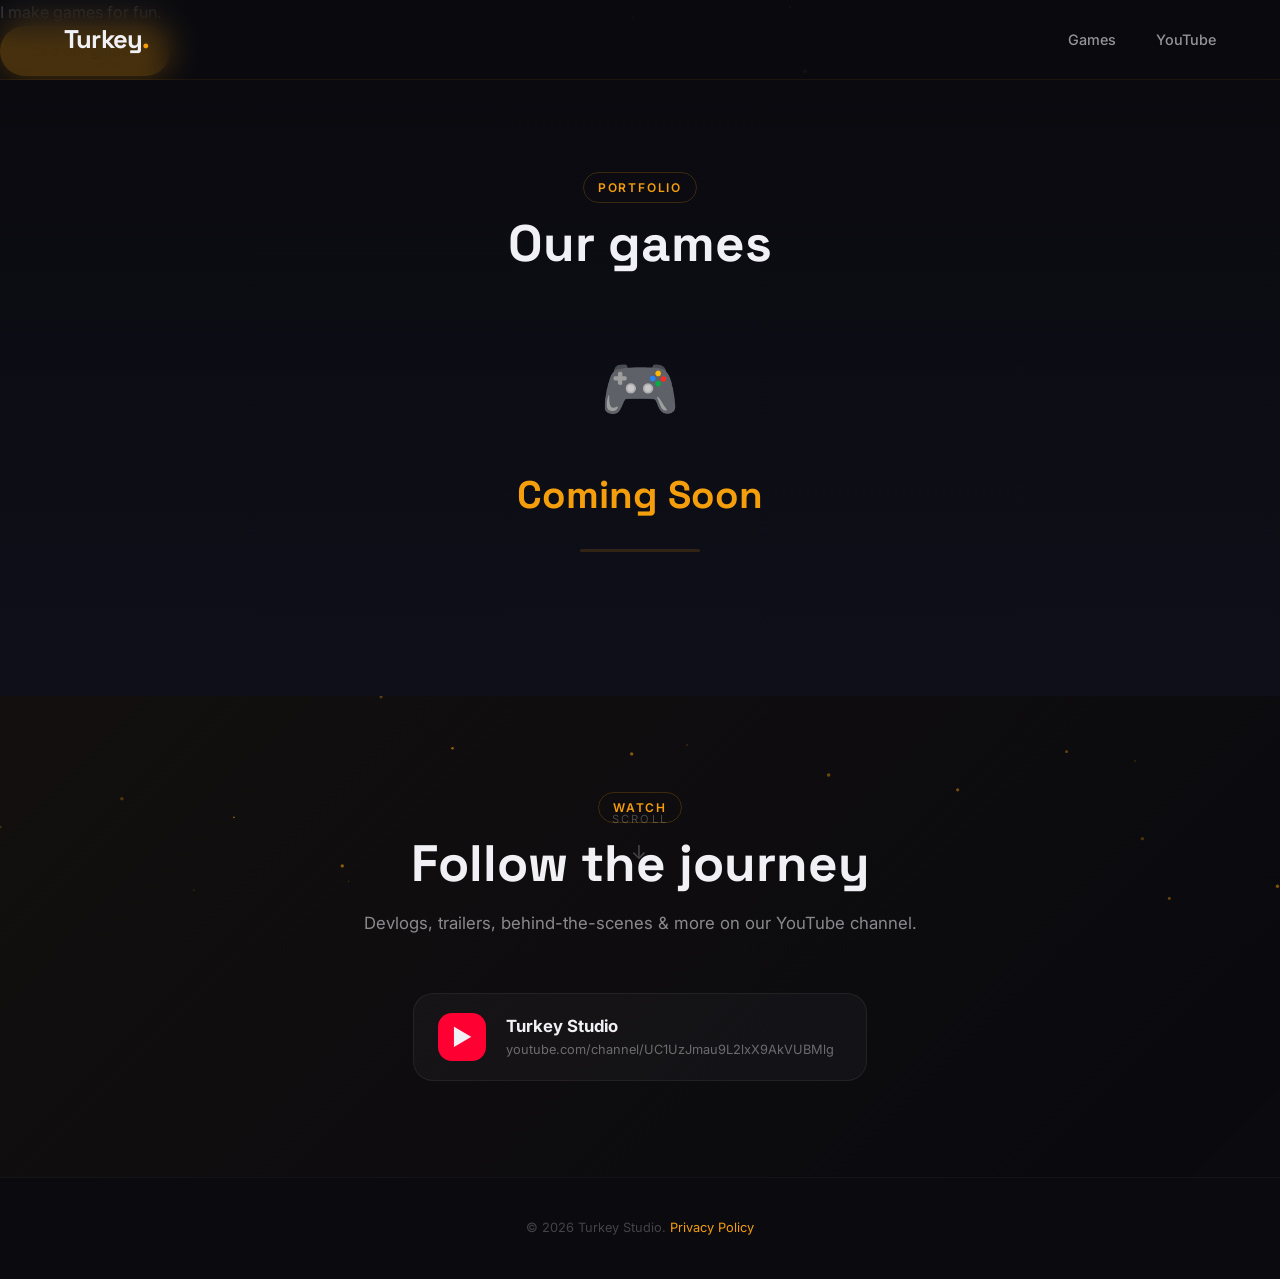
<file: index.html>
<!DOCTYPE html>
<html lang="en">
<head>
  <meta charset="UTF-8" />
  <meta name="viewport" content="width=device-width, initial-scale=1.0" />
  <title>Turkey Studio</title>
  <link rel="preconnect" href="https://fonts.googleapis.com" />
  <link rel="preconnect" href="https://fonts.gstatic.com" crossorigin />
  <link href="https://fonts.googleapis.com/css2?family=Inter:wght@400;500;600;700;800;900&family=Space+Grotesk:wght@400;500;600;700&display=swap" rel="stylesheet" />
  <link rel="stylesheet" href="style.css" />
</head>
<body>

  <!-- ─── Particles ─── -->
  <canvas id="particles"></canvas>

  <!-- ─── Nav ─── -->
  <nav id="nav">
    <div class="logo">Turkey<span>.</span></div>
    <div class="nav-links" id="navLinks">
      <a href="#games">Games</a>
      <a href="#youtube">YouTube</a>
    </div>
    <button class="hamburger" id="hamburger" aria-label="Menu">
      <span></span><span></span><span></span>
    </button>
  </nav>

    <p class="fade-up delay-2">I make  games for fun.</p>
    <div class="hero-btns fade-up delay-3">
      <a href="#games" class="btn btn-primary">See our games</a>
    </div>
    <div class="hero-scroll">
      <span>Scroll</span>
      <span class="arrow">↓</span>
    </div>
  </section>

  <!-- ─── Games ─── -->
  <section class="games-section" id="games">
    <div class="section-label fade-up">Portfolio</div>
    <h2 class="section-title fade-up delay-1">Our games</h2>
    <div class="coming-soon fade-up delay-2">
      <div class="icon">🎮</div>
      <h3>Coming Soon</h3>
      <div class="bar"></div>
    </div>
  </section>

  <!-- ─── YouTube ─── -->
  <section class="youtube-section" id="youtube">
    <div class="section-label fade-up">Watch</div>
    <h2 class="section-title fade-up delay-1">Follow the journey</h2>
    <p class="section-sub fade-up delay-2">Devlogs, trailers, behind-the-scenes &amp; more on our YouTube channel.</p>
    <a href="https://www.youtube.com/channel/UC1UzJmau9L2lxX9AkVUBMlg" target="_blank" rel="noopener noreferrer" class="youtube-card fade-up delay-3">
      <div class="youtube-icon">▶</div>
      <div class="info">
        <div class="handle">Turkey Studio</div>
        <div class="sub">youtube.com/channel/UC1UzJmau9L2lxX9AkVUBMlg</div>
      </div>
    </a>
  </section>

  <!-- ─── Footer ─── -->
  <footer>
    &copy; <span id="year"></span> Turkey Studio. <a href="privacy-policy.html">Privacy Policy</a>
  </footer>

  <script>
    // ─── Particles ───
    const canvas = document.getElementById('particles');
    const ctx = canvas.getContext('2d');
    let particles = [];

    function resizeCanvas() {
      canvas.width = window.innerWidth;
      canvas.height = window.innerHeight;
    }
    resizeCanvas();
    window.addEventListener('resize', resizeCanvas);

    class Particle {
      constructor() { this.reset(); }
      reset() {
        this.x = Math.random() * canvas.width;
        this.y = Math.random() * canvas.height;
        this.size = Math.random() * 1.6 + 0.4;
        this.speedX = (Math.random() - 0.5) * 0.3;
        this.speedY = (Math.random() - 0.5) * 0.3;
        this.opacity = Math.random() * 0.5 + 0.1;
      }
      update() {
        this.x += this.speedX;
        this.y += this.speedY;
        if (this.x < 0 || this.x > canvas.width || this.y < 0 || this.y > canvas.height) this.reset();
      }
      draw() {
        ctx.fillStyle = `rgba(245, 158, 11, ${this.opacity})`;
        ctx.beginPath();
        ctx.arc(this.x, this.y, this.size, 0, Math.PI * 2);
        ctx.fill();
      }
    }

    for (let i = 0; i < 100; i++) particles.push(new Particle());

    function animateParticles() {
      ctx.clearRect(0, 0, canvas.width, canvas.height);
      particles.forEach(p => { p.update(); p.draw(); });

      // draw connections
      for (let i = 0; i < particles.length; i++) {
        for (let j = i + 1; j < particles.length; j += 5) {
          const dx = particles[i].x - particles[j].x;
          const dy = particles[i].y - particles[j].y;
          const dist = Math.sqrt(dx * dx + dy * dy);
          if (dist < 130) {
            ctx.strokeStyle = `rgba(245, 158, 11, ${0.06 * (1 - dist / 130)})`;
            ctx.lineWidth = 0.5;
            ctx.beginPath();
            ctx.moveTo(particles[i].x, particles[i].y);
            ctx.lineTo(particles[j].x, particles[j].y);
            ctx.stroke();
          }
        }
      }
      requestAnimationFrame(animateParticles);
    }
    animateParticles();

    // ─── Nav scroll ───
    const nav = document.getElementById('nav');
    window.addEventListener('scroll', () => {
      nav.classList.toggle('scrolled', window.scrollY > 40);
    });

    // ─── Hamburger ───
    const hamburger = document.getElementById('hamburger');
    const navLinks = document.getElementById('navLinks');
    hamburger.addEventListener('click', () => {
      hamburger.classList.toggle('active');
      navLinks.classList.toggle('open');
    });
    navLinks.querySelectorAll('a').forEach(link => {
      link.addEventListener('click', () => {
        hamburger.classList.remove('active');
        navLinks.classList.remove('open');
      });
    });

    // ─── Scroll reveal ───
    const observer = new IntersectionObserver((entries) => {
      entries.forEach(entry => {
        if (entry.isIntersecting) {
          entry.target.classList.add('visible');
        }
      });
    }, { threshold: 0.1 });

    document.querySelectorAll('.fade-up').forEach(el => observer.observe(el));

    // ─── Footer year ───
    document.getElementById('year').textContent = new Date().getFullYear();

    // ─── Smooth anchor fallback ───
    document.querySelectorAll('a[href^="#"]').forEach(a => {
      a.addEventListener('click', e => {
        const id = a.getAttribute('href');
        if (id === '#') return;
        const target = document.querySelector(id);
        if (target) target.scrollIntoView({ behavior: 'smooth' });
      });
    });
  </script>
</body>
</html>
</file>
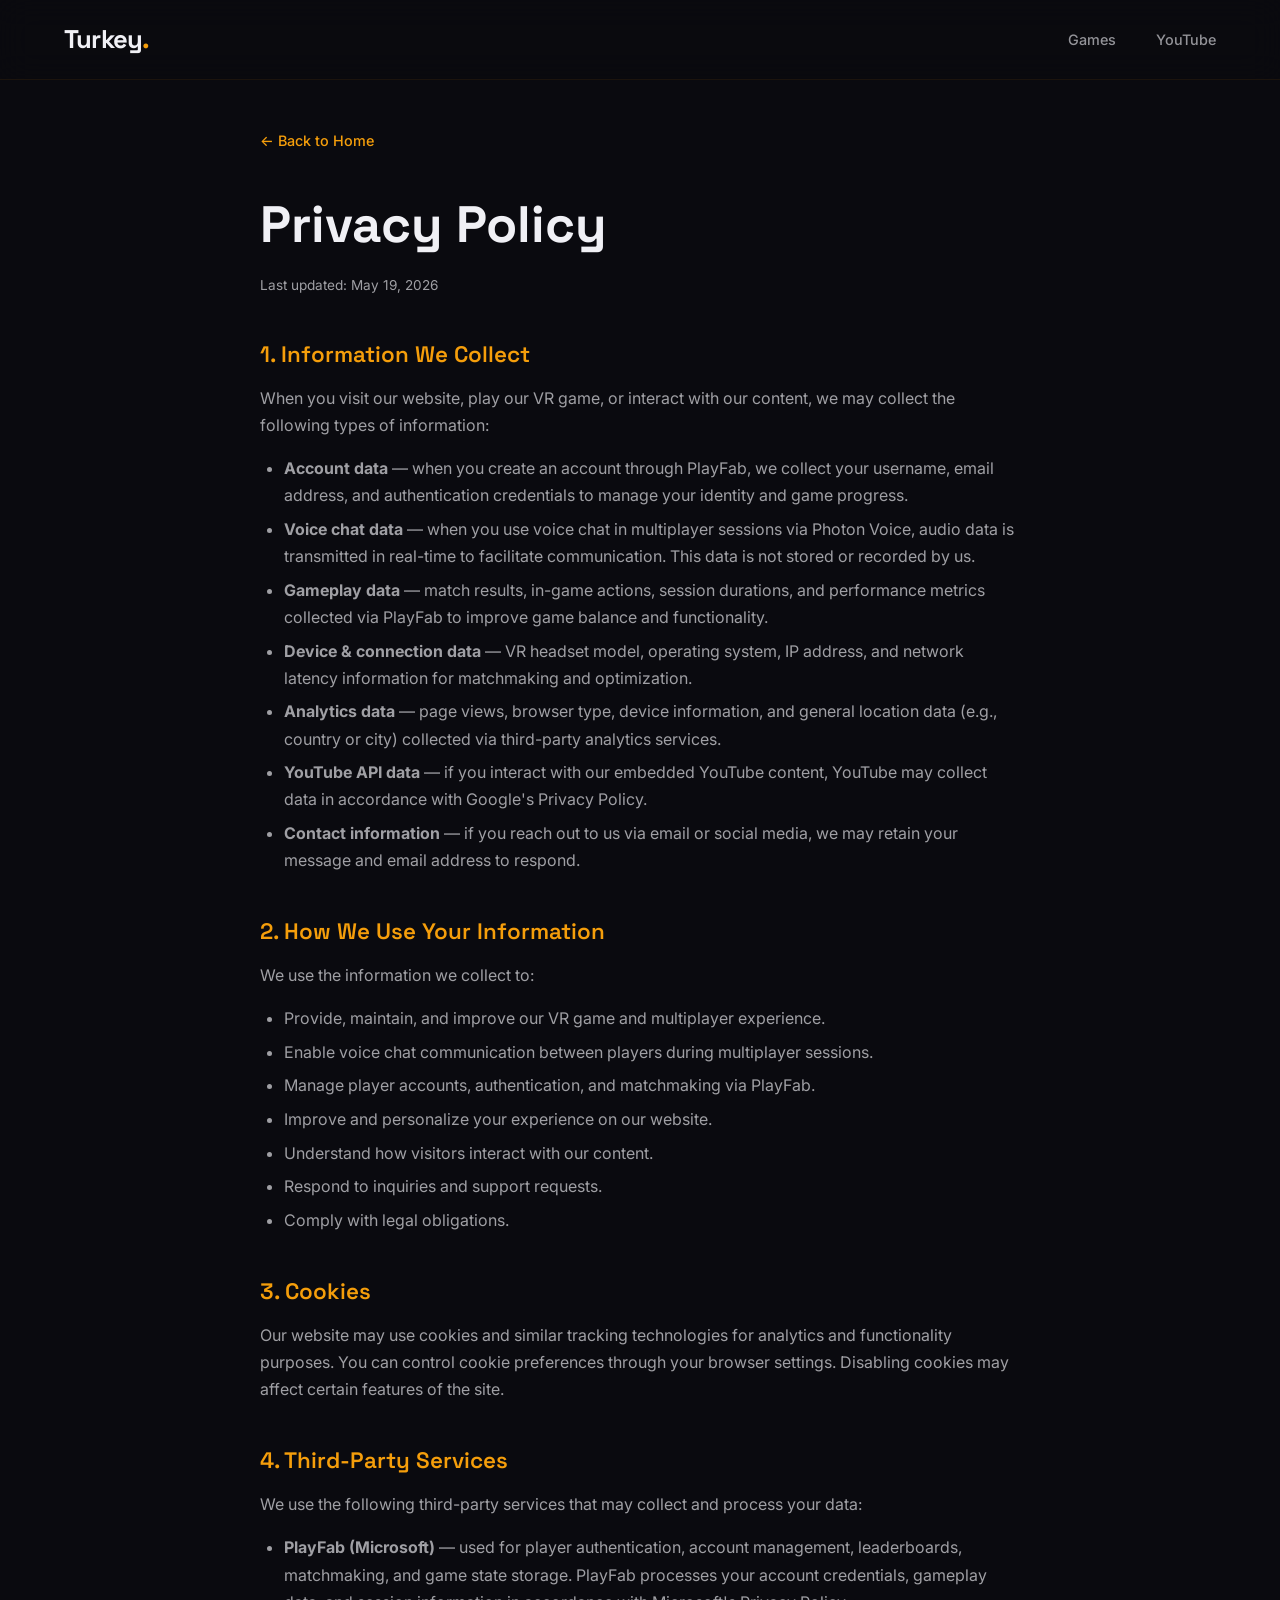
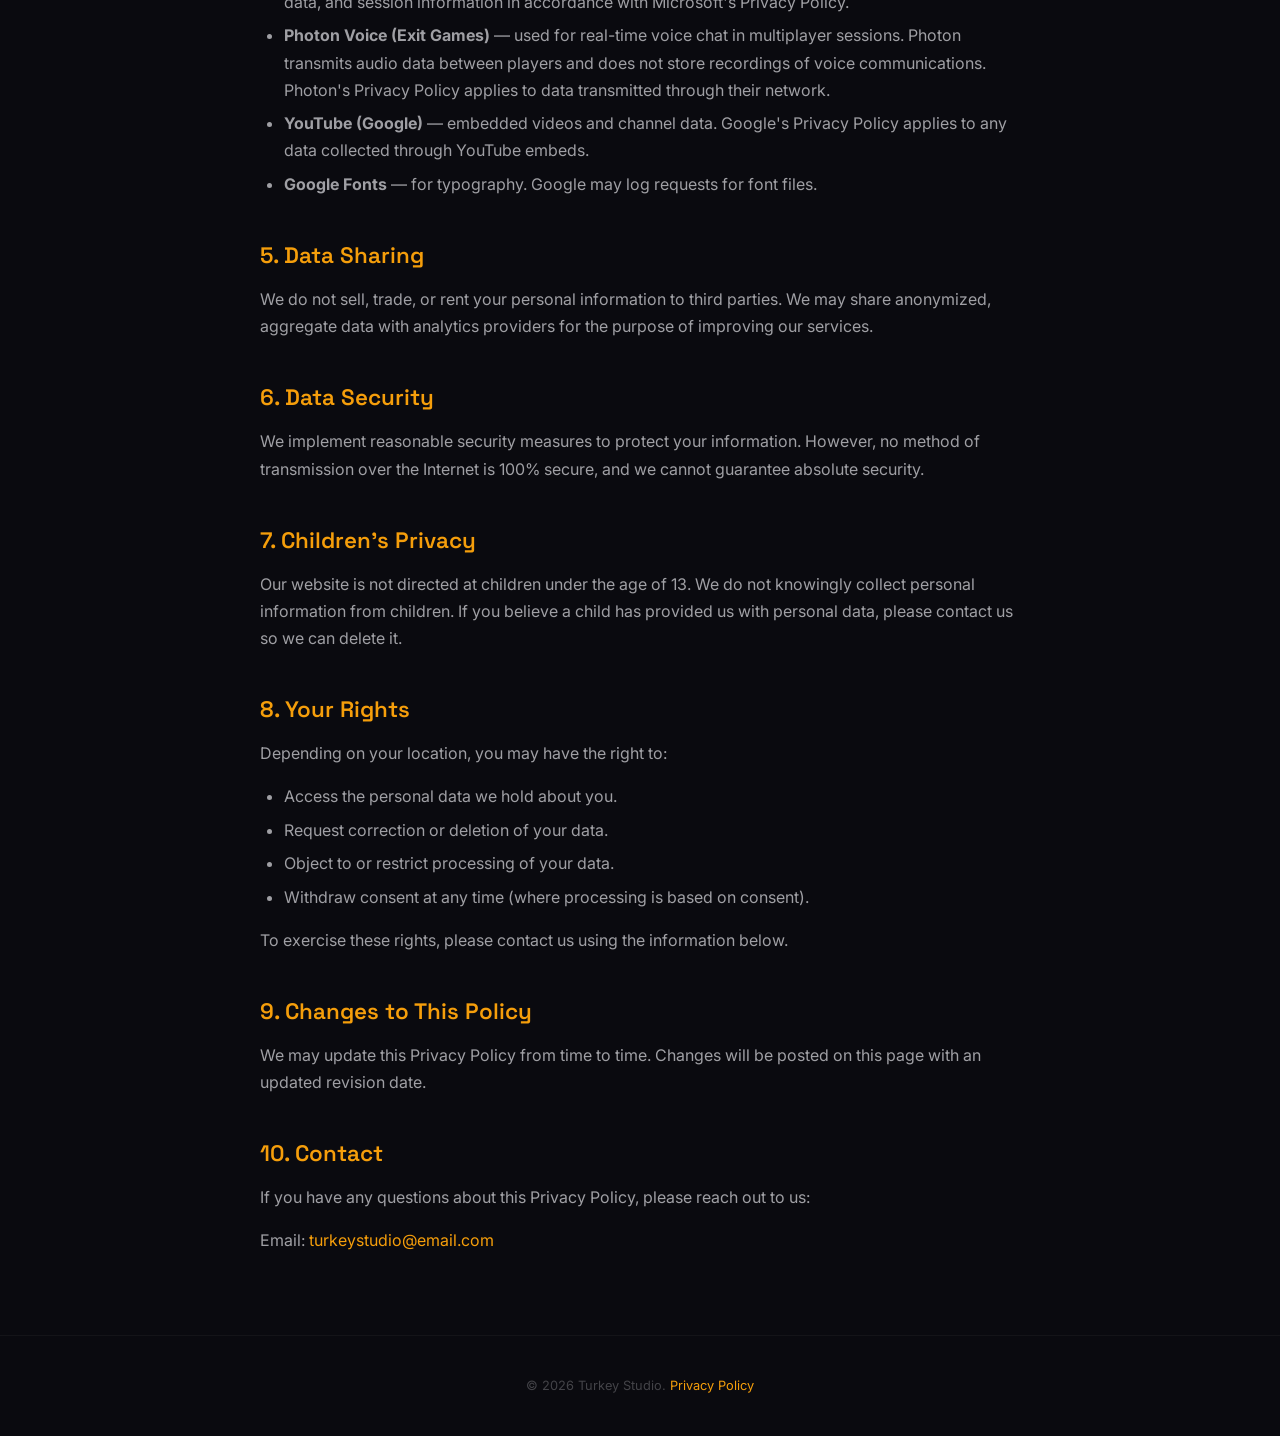
<file: privacy-policy.html>
<!DOCTYPE html>
<html lang="en">
<head>
  <meta charset="UTF-8" />
  <meta name="viewport" content="width=device-width, initial-scale=1.0" />
  <title>Privacy Policy - Turkey Studio</title>
  <link rel="preconnect" href="https://fonts.googleapis.com" />
  <link rel="preconnect" href="https://fonts.gstatic.com" crossorigin />
  <link href="https://fonts.googleapis.com/css2?family=Inter:wght@400;500;600;700;800;900&family=Space+Grotesk:wght@400;500;600;700&display=swap" rel="stylesheet" />
  <link rel="stylesheet" href="style.css" />
</head>
<body>

  <nav id="nav">
    <div class="logo"><a href="index.html" style="text-decoration:none;color:inherit;">Turkey<span>.</span></a></div>
    <div class="nav-links" id="navLinks">
      <a href="index.html#games">Games</a>
      <a href="index.html#youtube">YouTube</a>
    </div>
    <button class="hamburger" id="hamburger" aria-label="Menu">
      <span></span><span></span><span></span>
    </button>
  </nav>

  <section class="legal-section">
    <div class="legal-container">
      <a href="index.html" class="back-link">&larr; Back to Home</a>
      <h1>Privacy Policy</h1>
      <p class="legal-date">Last updated: May 19, 2026</p>

      <h2>1. Information We Collect</h2>
      <p>When you visit our website, play our VR game, or interact with our content, we may collect the following types of information:</p>
      <ul>
        <li><strong>Account data</strong> &mdash; when you create an account through PlayFab, we collect your username, email address, and authentication credentials to manage your identity and game progress.</li>
        <li><strong>Voice chat data</strong> &mdash; when you use voice chat in multiplayer sessions via Photon Voice, audio data is transmitted in real-time to facilitate communication. This data is not stored or recorded by us.</li>
        <li><strong>Gameplay data</strong> &mdash; match results, in-game actions, session durations, and performance metrics collected via PlayFab to improve game balance and functionality.</li>
        <li><strong>Device &amp; connection data</strong> &mdash; VR headset model, operating system, IP address, and network latency information for matchmaking and optimization.</li>
        <li><strong>Analytics data</strong> &mdash; page views, browser type, device information, and general location data (e.g., country or city) collected via third-party analytics services.</li>
        <li><strong>YouTube API data</strong> &mdash; if you interact with our embedded YouTube content, YouTube may collect data in accordance with Google's Privacy Policy.</li>
        <li><strong>Contact information</strong> &mdash; if you reach out to us via email or social media, we may retain your message and email address to respond.</li>
      </ul>

      <h2>2. How We Use Your Information</h2>
      <p>We use the information we collect to:</p>
      <ul>
        <li>Provide, maintain, and improve our VR game and multiplayer experience.</li>
        <li>Enable voice chat communication between players during multiplayer sessions.</li>
        <li>Manage player accounts, authentication, and matchmaking via PlayFab.</li>
        <li>Improve and personalize your experience on our website.</li>
        <li>Understand how visitors interact with our content.</li>
        <li>Respond to inquiries and support requests.</li>
        <li>Comply with legal obligations.</li>
      </ul>

      <h2>3. Cookies</h2>
      <p>Our website may use cookies and similar tracking technologies for analytics and functionality purposes. You can control cookie preferences through your browser settings. Disabling cookies may affect certain features of the site.</p>

      <h2>4. Third-Party Services</h2>
      <p>We use the following third-party services that may collect and process your data:</p>
      <ul>
        <li><strong>PlayFab (Microsoft)</strong> &mdash; used for player authentication, account management, leaderboards, matchmaking, and game state storage. PlayFab processes your account credentials, gameplay data, and session information in accordance with Microsoft's Privacy Policy.</li>
        <li><strong>Photon Voice (Exit Games)</strong> &mdash; used for real-time voice chat in multiplayer sessions. Photon transmits audio data between players and does not store recordings of voice communications. Photon's Privacy Policy applies to data transmitted through their network.</li>
        <li><strong>YouTube (Google)</strong> &mdash; embedded videos and channel data. Google's Privacy Policy applies to any data collected through YouTube embeds.</li>
        <li><strong>Google Fonts</strong> &mdash; for typography. Google may log requests for font files.</li>
      </ul>

      <h2>5. Data Sharing</h2>
      <p>We do not sell, trade, or rent your personal information to third parties. We may share anonymized, aggregate data with analytics providers for the purpose of improving our services.</p>

      <h2>6. Data Security</h2>
      <p>We implement reasonable security measures to protect your information. However, no method of transmission over the Internet is 100% secure, and we cannot guarantee absolute security.</p>

      <h2>7. Children's Privacy</h2>
      <p>Our website is not directed at children under the age of 13. We do not knowingly collect personal information from children. If you believe a child has provided us with personal data, please contact us so we can delete it.</p>

      <h2>8. Your Rights</h2>
      <p>Depending on your location, you may have the right to:</p>
      <ul>
        <li>Access the personal data we hold about you.</li>
        <li>Request correction or deletion of your data.</li>
        <li>Object to or restrict processing of your data.</li>
        <li>Withdraw consent at any time (where processing is based on consent).</li>
      </ul>
      <p>To exercise these rights, please contact us using the information below.</p>

      <h2>9. Changes to This Policy</h2>
      <p>We may update this Privacy Policy from time to time. Changes will be posted on this page with an updated revision date.</p>

      <h2>10. Contact</h2>
      <p>If you have any questions about this Privacy Policy, please reach out to us:</p>
      <p class="contact-info">Email: <a href="mailto:turkeystudio@email.com">turkeystudio@email.com</a></p>
    </div>
  </section>

  <footer>
    &copy; <span id="year"></span> Turkey Studio. <a href="privacy-policy.html">Privacy Policy</a>
  </footer>

  <script>
    const nav = document.getElementById('nav');
    window.addEventListener('scroll', () => {
      nav.classList.toggle('scrolled', window.scrollY > 40);
    });

    const hamburger = document.getElementById('hamburger');
    const navLinks = document.getElementById('navLinks');
    hamburger.addEventListener('click', () => {
      hamburger.classList.toggle('active');
      navLinks.classList.toggle('open');
    });
    navLinks.querySelectorAll('a').forEach(link => {
      link.addEventListener('click', () => {
        hamburger.classList.remove('active');
        navLinks.classList.remove('open');
      });
    });

    document.getElementById('year').textContent = new Date().getFullYear();
  </script>
</body>
</html>
</file>
<file: style.css>
*, *::before, *::after { margin: 0; padding: 0; box-sizing: border-box; }
html { scroll-behavior: smooth; }
body {
  font-family: 'Inter', sans-serif;
  background: #0a0a0f;
  color: #f0f0f5;
  overflow-x: hidden;
  line-height: 1.6;
}
::selection { background: #f59e0b; color: #0a0a0f; }

::-webkit-scrollbar { width: 8px; }
::-webkit-scrollbar-track { background: #0a0a0f; }
::-webkit-scrollbar-thumb { background: #f59e0b; border-radius: 4px; }

#particles {
  position: fixed;
  top: 0; left: 0;
  width: 100vw;
  height: 100vh;
  pointer-events: none;
  z-index: 0;
}

nav {
  position: fixed;
  top: 0; left: 0; right: 0;
  z-index: 100;
  display: flex;
  align-items: center;
  justify-content: space-between;
  padding: 1.2rem 5%;
  background: rgba(10,10,15,0.7);
  backdrop-filter: blur(16px);
  -webkit-backdrop-filter: blur(16px);
  border-bottom: 1px solid rgba(245,158,11,0.08);
  transition: background 0.3s;
}
nav.scrolled { background: rgba(10,10,15,0.95); }
.logo {
  font-family: 'Space Grotesk', sans-serif;
  font-size: 1.6rem;
  font-weight: 700;
  letter-spacing: -0.03em;
}
.logo span { color: #f59e0b; }
.nav-links { display: flex; gap: 2.5rem; align-items: center; }
.nav-links a {
  color: rgba(240,240,245,0.6);
  text-decoration: none;
  font-size: 0.9rem;
  font-weight: 500;
  transition: color 0.25s;
  position: relative;
}
.nav-links a::after {
  content: '';
  position: absolute;
  bottom: -4px; left: 0;
  width: 0; height: 2px;
  background: #f59e0b;
  transition: width 0.3s;
}
.nav-links a:hover { color: #f0f0f5; }
.nav-links a:hover::after { width: 100%; }

.hamburger { display: none; flex-direction: column; gap: 5px; cursor: pointer; background: none; border: none; }
.hamburger span {
  width: 26px; height: 2px;
  background: #f0f0f5;
  border-radius: 2px;
  transition: 0.3s;
}

section { position: relative; z-index: 1; padding: 6rem 5%; }
.section-label {
  display: inline-block;
  font-size: 0.75rem;
  font-weight: 600;
  letter-spacing: 0.15em;
  text-transform: uppercase;
  color: #f59e0b;
  margin-bottom: 0.75rem;
  border: 1px solid rgba(245,158,11,0.2);
  padding: 0.3rem 0.9rem;
  border-radius: 100px;
}
.section-title {
  font-family: 'Space Grotesk', sans-serif;
  font-size: clamp(2rem, 5vw, 3.2rem);
  font-weight: 700;
  line-height: 1.15;
  margin-bottom: 1rem;
}
.section-sub {
  color: rgba(240,240,245,0.55);
  font-size: 1.05rem;
  max-width: 560px;
  margin-bottom: 3rem;
}

.hero {
  min-height: 100vh;
  display: flex;
  flex-direction: column;
  justify-content: center;
  padding: 0 5%;
  position: relative;
  z-index: 1;
}
.hero h1 {
  font-family: 'Space Grotesk', sans-serif;
  font-size: clamp(2.8rem, 10vw, 6rem);
  font-weight: 800;
  line-height: 1.05;
  letter-spacing: -0.04em;
  margin-bottom: 1.2rem;
}
.hero h1 span { color: #f59e0b; }
.hero p {
  font-size: 1.1rem;
  color: rgba(240,240,245,0.55);
  max-width: 520px;
  margin-bottom: 2.5rem;
}
.hero-btns { display: flex; gap: 1rem; flex-wrap: wrap; }
.btn {
  display: inline-flex;
  align-items: center;
  gap: 0.5rem;
  text-decoration: none;
  font-weight: 600;
  font-size: 0.9rem;
  padding: 0.85rem 2rem;
  border-radius: 100px;
  transition: transform 0.25s, box-shadow 0.25s;
  border: none;
  cursor: pointer;
}
.btn:hover { transform: translateY(-2px); }
.btn-primary {
  background: #f59e0b;
  color: #0a0a0f;
}
.btn-primary:hover { box-shadow: 0 0 32px rgba(245,158,11,0.3); }
.btn-outline {
  background: transparent;
  color: #f0f0f5;
  border: 1px solid rgba(240,240,245,0.15);
}
.btn-outline:hover { border-color: #f59e0b; box-shadow: 0 0 24px rgba(245,158,11,0.12); }

.hero-scroll {
  position: absolute;
  bottom: 2rem;
  left: 50%;
  transform: translateX(-50%);
  display: flex;
  flex-direction: column;
  align-items: center;
  gap: 0.5rem;
  color: rgba(240,240,245,0.25);
  font-size: 0.7rem;
  letter-spacing: 0.2em;
  text-transform: uppercase;
  animation: float 2.5s infinite;
}
.hero-scroll .arrow { font-size: 1.2rem; }
@keyframes float {
  0%, 100% { transform: translateX(-50%) translateY(0); }
  50% { transform: translateX(-50%) translateY(8px); }
}

.games-section {
  background: linear-gradient(180deg, #0a0a0f 0%, #0f0f1a 100%);
  text-align: center;
}
.coming-soon {
  display: flex;
  flex-direction: column;
  align-items: center;
  gap: 1.5rem;
  padding: 3rem 1rem;
}
.coming-soon .icon {
  font-size: 4rem;
  animation: pulse-glow 2s infinite;
}
@keyframes pulse-glow {
  0%, 100% { transform: scale(1); opacity: 0.7; }
  50% { transform: scale(1.1); opacity: 1; }
}
.coming-soon h3 {
  font-family: 'Space Grotesk', sans-serif;
  font-size: 2.4rem;
  font-weight: 700;
  color: #f59e0b;
}
.coming-soon .bar {
  width: 120px;
  height: 3px;
  background: rgba(245,158,11,0.15);
  border-radius: 4px;
  overflow: hidden;
  position: relative;
}
.coming-soon .bar::after {
  content: '';
  position: absolute;
  top: 0; left: -100%;
  width: 100%;
  height: 100%;
  background: #f59e0b;
  border-radius: 4px;
  animation: bar-load 2.4s infinite ease-in-out;
}
@keyframes bar-load {
  0% { left: -100%; }
  100% { left: 100%; }
}

.youtube-section {
  text-align: center;
  background: linear-gradient(135deg, rgba(245,158,11,0.04), transparent);
}
.youtube-section .section-sub { margin-left: auto; margin-right: auto; }
.youtube-card {
  display: inline-flex;
  align-items: center;
  gap: 1.2rem;
  background: rgba(255,255,255,0.03);
  border: 1px solid rgba(255,255,255,0.06);
  border-radius: 20px;
  padding: 1.2rem 2rem 1.2rem 1.5rem;
  text-decoration: none;
  color: #f0f0f5;
  transition: transform 0.3s, border-color 0.3s, box-shadow 0.3s;
  margin-top: 0.5rem;
}
.youtube-card:hover {
  transform: scale(1.04);
  border-color: #ff0033;
  box-shadow: 0 0 40px rgba(255,0,51,0.12);
}
.youtube-icon {
  width: 48px; height: 48px;
  background: #ff0033;
  border-radius: 14px;
  display: flex;
  align-items: center;
  justify-content: center;
  font-size: 1.4rem;
  flex-shrink: 0;
}
.youtube-card .info { text-align: left; }
.youtube-card .info .handle {
  font-weight: 700;
  font-size: 1.05rem;
}
.youtube-card .info .sub {
  font-size: 0.8rem;
  color: rgba(240,240,245,0.4);
}

footer {
  position: relative;
  z-index: 1;
  text-align: center;
  padding: 2.5rem 5%;
  border-top: 1px solid rgba(255,255,255,0.04);
  color: rgba(240,240,245,0.25);
  font-size: 0.8rem;
}
footer a { color: #f59e0b; text-decoration: none; }

.legal-section {
  min-height: 100vh;
  padding: 8rem 5% 4rem;
  position: relative;
  z-index: 1;
}
.legal-container {
  max-width: 760px;
  margin: 0 auto;
}
.legal-container h1 {
  font-family: 'Space Grotesk', sans-serif;
  font-size: clamp(2rem, 5vw, 3.2rem);
  font-weight: 700;
  margin-bottom: 0.5rem;
}
.legal-container h2 {
  font-family: 'Space Grotesk', sans-serif;
  font-size: 1.4rem;
  font-weight: 600;
  color: #f59e0b;
  margin-top: 2.5rem;
  margin-bottom: 0.75rem;
}
.legal-container p {
  color: rgba(240,240,245,0.65);
  line-height: 1.7;
  margin-bottom: 1rem;
}
.legal-container ul {
  color: rgba(240,240,245,0.65);
  padding-left: 1.5rem;
  margin-bottom: 1rem;
  line-height: 1.7;
}
.legal-container ul li { margin-bottom: 0.4rem; }
.legal-date {
  font-size: 0.85rem;
  color: rgba(240,240,245,0.35);
  margin-bottom: 2rem;
}
.back-link {
  display: inline-block;
  color: #f59e0b;
  text-decoration: none;
  font-size: 0.9rem;
  font-weight: 500;
  margin-bottom: 2rem;
  transition: opacity 0.25s;
}
.back-link:hover { opacity: 0.7; }
.contact-info a { color: #f59e0b; text-decoration: none; }
.contact-info a:hover { text-decoration: underline; }

.fade-up {
  opacity: 0;
  transform: translateY(40px);
  transition: opacity 0.8s ease, transform 0.8s ease;
}
.fade-up.visible {
  opacity: 1;
  transform: translateY(0);
}
.fade-up.delay-1 { transition-delay: 0.1s; }
.fade-up.delay-2 { transition-delay: 0.2s; }
.fade-up.delay-3 { transition-delay: 0.3s; }
.fade-up.delay-4 { transition-delay: 0.4s; }

@media (max-width: 768px) {
  .nav-links { display: none; flex-direction: column; position: absolute; top: 100%; left: 0; right: 0; background: rgba(10,10,15,0.98); padding: 2rem; gap: 1.5rem; border-bottom: 1px solid rgba(255,255,255,0.04); }
  .nav-links.open { display: flex; }
  .hamburger { display: flex; }
  .hamburger.active span:nth-child(1) { transform: rotate(45deg) translate(5px, 5px); }
  .hamburger.active span:nth-child(2) { opacity: 0; }
  .hamburger.active span:nth-child(3) { transform: rotate(-45deg) translate(5px, -5px); }
  .hero h1 { font-size: clamp(2.2rem, 12vw, 3.5rem); }
  .youtube-card { flex-direction: column; text-align: center; padding: 1.5rem 2rem; }
  .youtube-card .info { text-align: center; }
}
</file>
